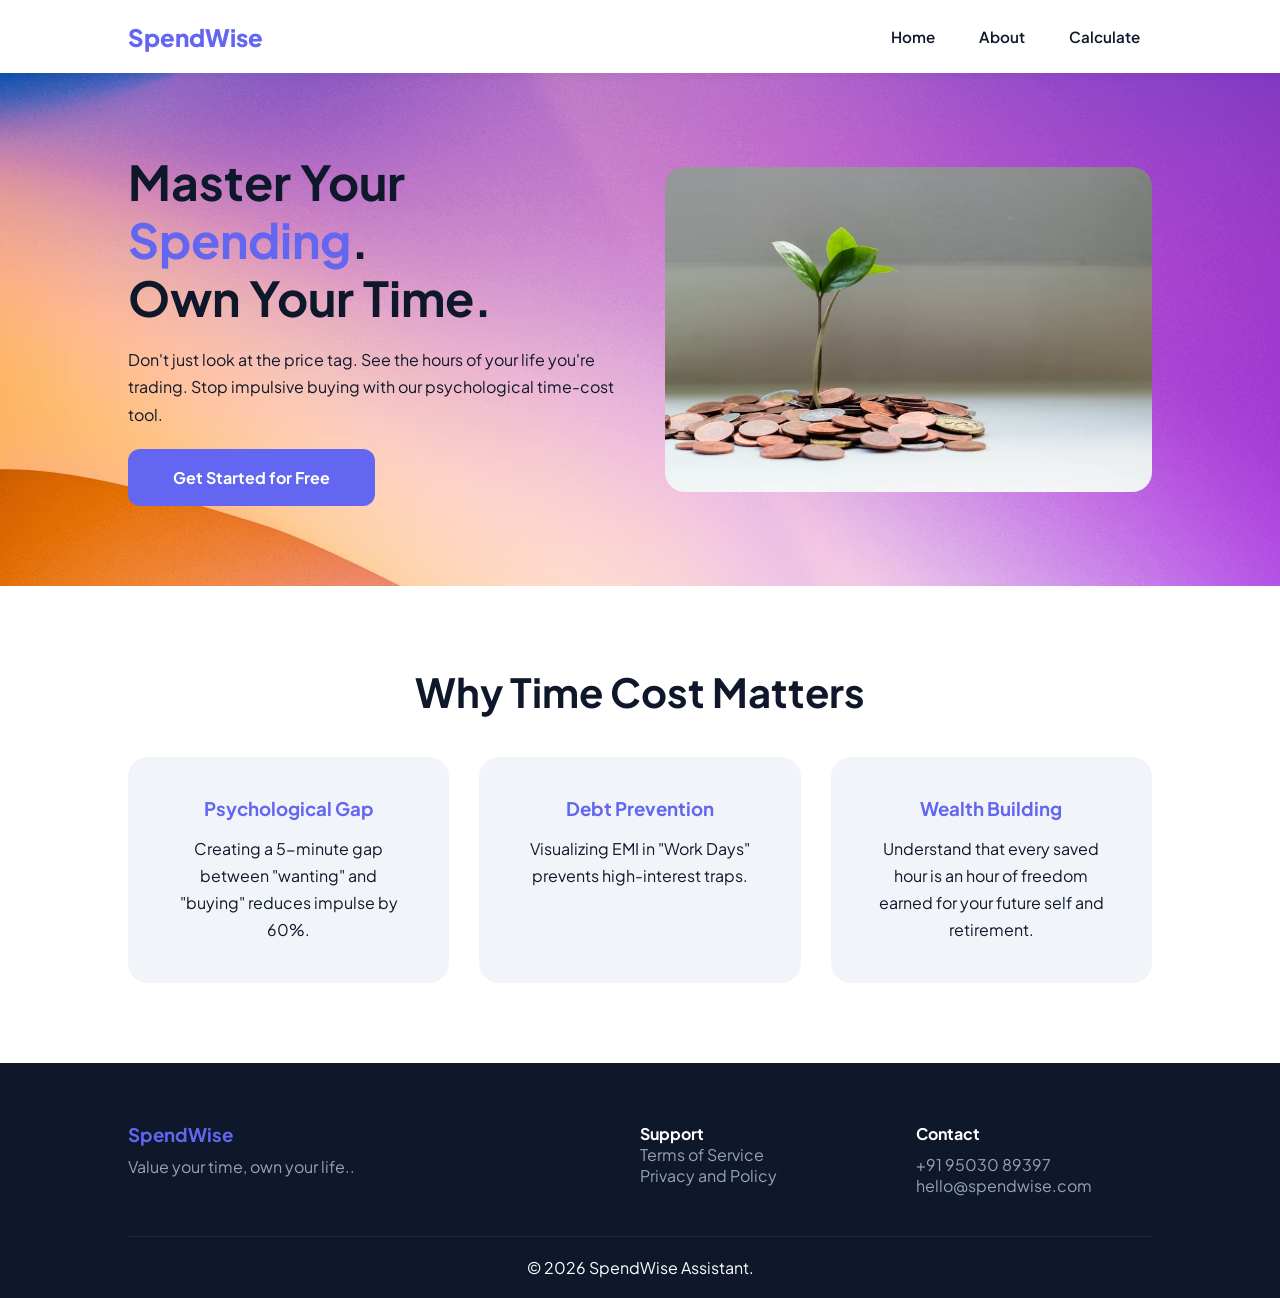
<file: index.html>
<!DOCTYPE html>
<html lang="en">
<head>
    <meta charset="UTF-8">
    <meta name="viewport" content="width=device-width, initial-scale=1.0">
    <title>SpendWise | Home</title>
    <link rel="stylesheet" href="style.css">
    <link href="https://fonts.googleapis.com/css2?family=Plus+Jakarta+Sans:wght@400;600;800&display=swap" rel="stylesheet">
</head>
<body>
    <header>
        <a href="index.html" class="logo">SpendWise</a>
        <nav>
            <a href="index.html" class="nav-link">Home</a>
            <a href="index.html#about" class="nav-link">About</a>
            <a href="calculate.html" class="nav-link">Calculate</a>
        </nav>
    </header>

    <section class="hero">
        <div class="hero-text">
            <h1>Master Your <span style="color:var(--primary)">Spending</span>.<br>Own Your Time.</h1>
            <p>Don't just look at the price tag. See the hours of your life you're trading. Stop impulsive buying with our psychological time-cost tool.</p>
            <br>
            <a href="calculate.html" class="btn" style="text-decoration:none; display:inline-block; width:auto; padding: 18px 45px;">Get Started for Free</a>
        </div>
        <div class="hero-img">
            <img src="plant_money.avif" alt="Financial Freedom Illustration">
        </div>
    </section>

    <section class="about" id="about">
        <h2>Why Time Cost Matters</h2>
        <div class="grid">
            <div class="card-about">
                <h3>Psychological Gap</h3>
                <p>Creating a 5-minute gap between "wanting" and "buying" reduces impulse by 60%.</p>
            </div>
            <div class="card-about">
                <h3>Debt Prevention</h3>
                <p>Visualizing EMI in "Work Days" prevents high-interest traps.</p>
            </div>
            <div class="card-about">
                <h3>Wealth Building</h3>
                <p>Understand that every saved hour is an hour of freedom earned for your future self and retirement.</p>
            </div>
        </div>
    </section>

    <footer>
        <div class="footer-grid">
            <div>
                <h3 style="color: var(--primary); margin-bottom: 10px;">SpendWise</h3>
                <p style="color: #94a3b8;">Value your time, own your life..</p>
            </div>
            <div>
                <h4>Support</h4>
                <a href="terms.html" style="color: #94a3b8; margin-top:10px; text-decoration: none;">Terms of Service</a><br>
                <a href="privacy_policy.html" style="color: #94a3b8; margin-top:10px; text-decoration: none;">Privacy and Policy</a>
            </div>
            <div>
                <h4>Contact</h4>
                <p style="color: #94a3b8; margin-top:10px;">+91 95030 89397<br>hello@spendwise.com</p>
            </div>
        </div>
        <p style="border-top: 1px solid #1e293b; padding-top: 20px;">&copy; 2026 SpendWise Assistant.</p>
    </footer>
</body>
</html>
</file>
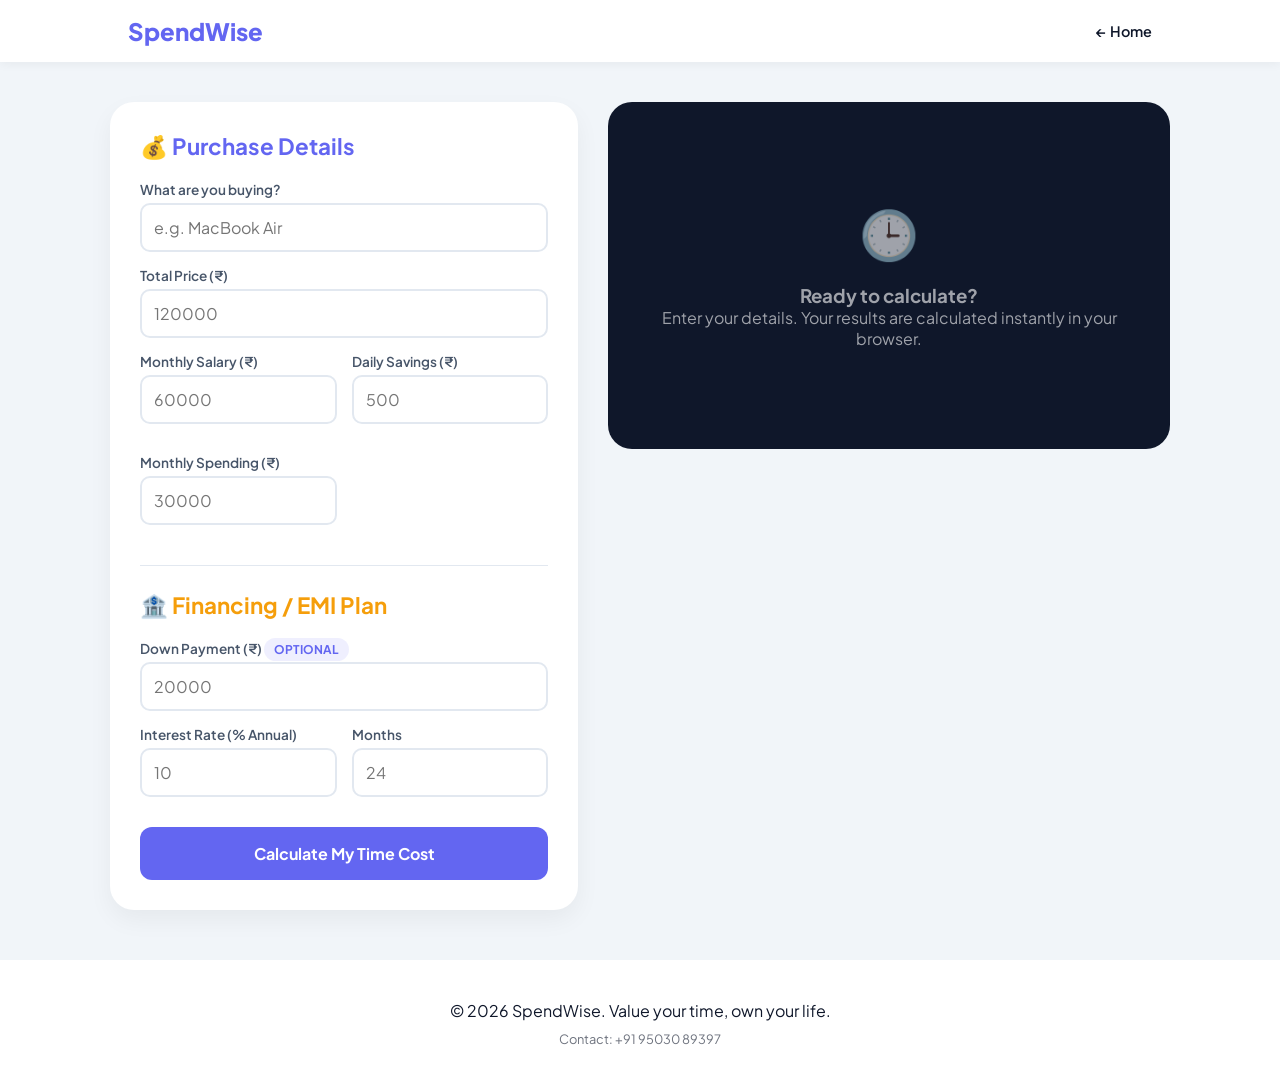
<file: calculate.html>
<!DOCTYPE html>
<html lang="en">
<head>
    <meta charset="UTF-8">
    <meta name="viewport" content="width=device-width, initial-scale=1.0">
    <title>Advanced Calculator | SpendWise</title>
    <link href="https://fonts.googleapis.com/css2?family=Plus+Jakarta+Sans:wght@400;600;800&display=swap" rel="stylesheet">
    <style>
        :root { --primary: #6366f1; --dark: #0f172a; --bg: #f1f5f9; --accent: #f59e0b; --success: #10b981; --danger:#ef4444; }
        * { margin: 0; padding: 0; box-sizing: border-box; font-family: 'Plus Jakarta Sans', sans-serif; }
        body { background: var(--bg); color: var(--dark); }
        header { background: #fff; padding: 1rem 10%; display: flex; justify-content: space-between; align-items: center; box-shadow: 0 2px 10px rgba(0,0,0,0.05); }
        .logo { font-weight: 800; font-size: 1.5rem; color: var(--primary); text-decoration: none; }
        .nav-links { display: flex; gap: 20px; align-items: center; }
        .nav-btn { text-decoration: none; color: var(--dark); font-weight: 600; font-size: 0.9rem; }
        .container { max-width: 1100px; margin: 40px auto; padding: 0 20px; display: grid; grid-template-columns: 1fr 1.2fr; gap: 30px; }
        .card { background: white; padding: 30px; border-radius: 24px; box-shadow: 0 10px 25px rgba(0,0,0,0.05); }
        h2 { margin-bottom: 20px; font-size: 1.4rem; color: var(--primary); display: flex; align-items: center; gap: 10px; }
        .input-group { margin-bottom: 15px; }
        label { display: block; margin-bottom: 5px; font-weight: 600; font-size: 0.85rem; color: #475569; }
        input { width: 100%; padding: 12px; border: 2px solid #e2e8f0; border-radius: 10px; transition: 0.3s; font-size: 1rem; }
        input:focus { border-color: var(--primary); outline: none; box-shadow: 0 0 0 4px rgba(99, 102, 241, 0.1); }
        .btn { width: 100%; padding: 16px; background: var(--primary); color: white; border: none; border-radius: 12px; font-weight: 700; cursor: pointer; margin-top: 15px; font-size: 1rem; transition: 0.2s; }
        .btn:hover { background: #4f46e5; transform: translateY(-2px); }
        .result-panel { background: var(--dark); color: white; border-radius: 24px; padding: 40px; position: sticky; top: 100px; height: fit-content; }
        .res-item { margin-bottom: 25px; border-bottom: 1px solid #1e293b; padding-bottom: 15px; }
        .res-item:last-child { border: none; }
        .highlight { color: #818cf8; font-size: 1.6rem; font-weight: 800; display: block; margin: 5px 0; }
        .sub-text { color: #94a3b8; font-size: 0.85rem; line-height: 1.4; }
        .warning { color: #fbbf24; font-weight: 600; margin-top: 8px; font-size: 0.9rem; }
        .tag { background: rgba(99, 102, 241, 0.1); color: var(--primary); padding: 4px 10px; border-radius: 20px; font-size: 0.75rem; font-weight: 700; text-transform: uppercase; }
        footer { text-align: center; padding: 40px; background: #fff; margin-top: 50px; }
        @media (max-width: 850px) { .container { grid-template-columns: 1fr; } .result-panel { position: static; } }
    </style>
</head>
<body>
<header>
    <a href="index.html" class="logo">SpendWise</a>
    <nav class="nav-links">
        <a href="index.html" class="nav-btn">&larr; Home</a>
    </nav>
</header>

<div class="container">
    <div class="card">
        <h2>💰 Purchase Details</h2>
        <form id="calculatorForm">
            <div class="input-group">
                <label>What are you buying?</label>
                <input type="text" id="item" placeholder="e.g. MacBook Air" required>
            </div>
            <div class="input-group">
                <label>Total Price (₹)</label>
                <input type="number" id="price" placeholder="120000" min="0" step="0.01" required>
            </div>
            <div style="display:grid; grid-template-columns: 1fr 1fr; gap: 15px;">
                <div class="input-group">
                    <label>Monthly Salary (₹)</label>
                    <input type="number" id="salary" placeholder="60000" min="0" step="0.01" required>
                </div>
                <div class="input-group">
                    <label>Daily Savings (₹)</label>
                    <input type="number" id="savings" placeholder="500" min="0" step="0.01" required>
                </div>
                <div class="input-group">
                    <label>Monthly Spending (₹)</label>
                    <input type="number" id="monthly_spending" placeholder="30000" min="0" step="0.01" required>
                </div>
            </div>
            <hr style="margin: 25px 0; border: 0; border-top: 1px solid #e2e8f0;">
            <h2 style="color: var(--accent);">🏦 Financing / EMI Plan</h2>
            <div class="input-group">
                <label>Down Payment (₹) <span class="tag">Optional</span></label>
                <input type="number" id="down_payment" placeholder="20000" min="0" step="0.01">
            </div>
            <div style="display:grid; grid-template-columns: 1fr 1fr; gap: 15px;">
                <div class="input-group">
                    <label>Interest Rate (% Annual)</label>
                    <input type="number" step="0.1" id="roi" placeholder="10" min="0">
                </div>
                <div class="input-group">
                    <label>Months</label>
                    <input type="number" id="months" placeholder="24" min="1">
                </div>
            </div>
            <button type="submit" class="btn">Calculate My Time Cost</button>
        </form>
    </div>

    <div class="result-panel" id="resultPanel">
        <div style="text-align:center; padding: 60px 0; opacity: 0.6;">
            <div style="font-size: 3rem; margin-bottom: 20px;">🕒</div>
            <h3>Ready to calculate?</h3>
            <p>Enter your details. Your results are calculated instantly in your browser.</p>
        </div>
    </div>
</div>

<footer>
    <p>&copy; 2026 SpendWise. Value your time, own your life.</p>
    <p style="font-size: 0.8rem; margin-top: 10px; opacity: 0.6;">Contact: +91 95030 89397</p>
</footer>
<script src="calculator.js"></script>
</body>
</html>
</file>
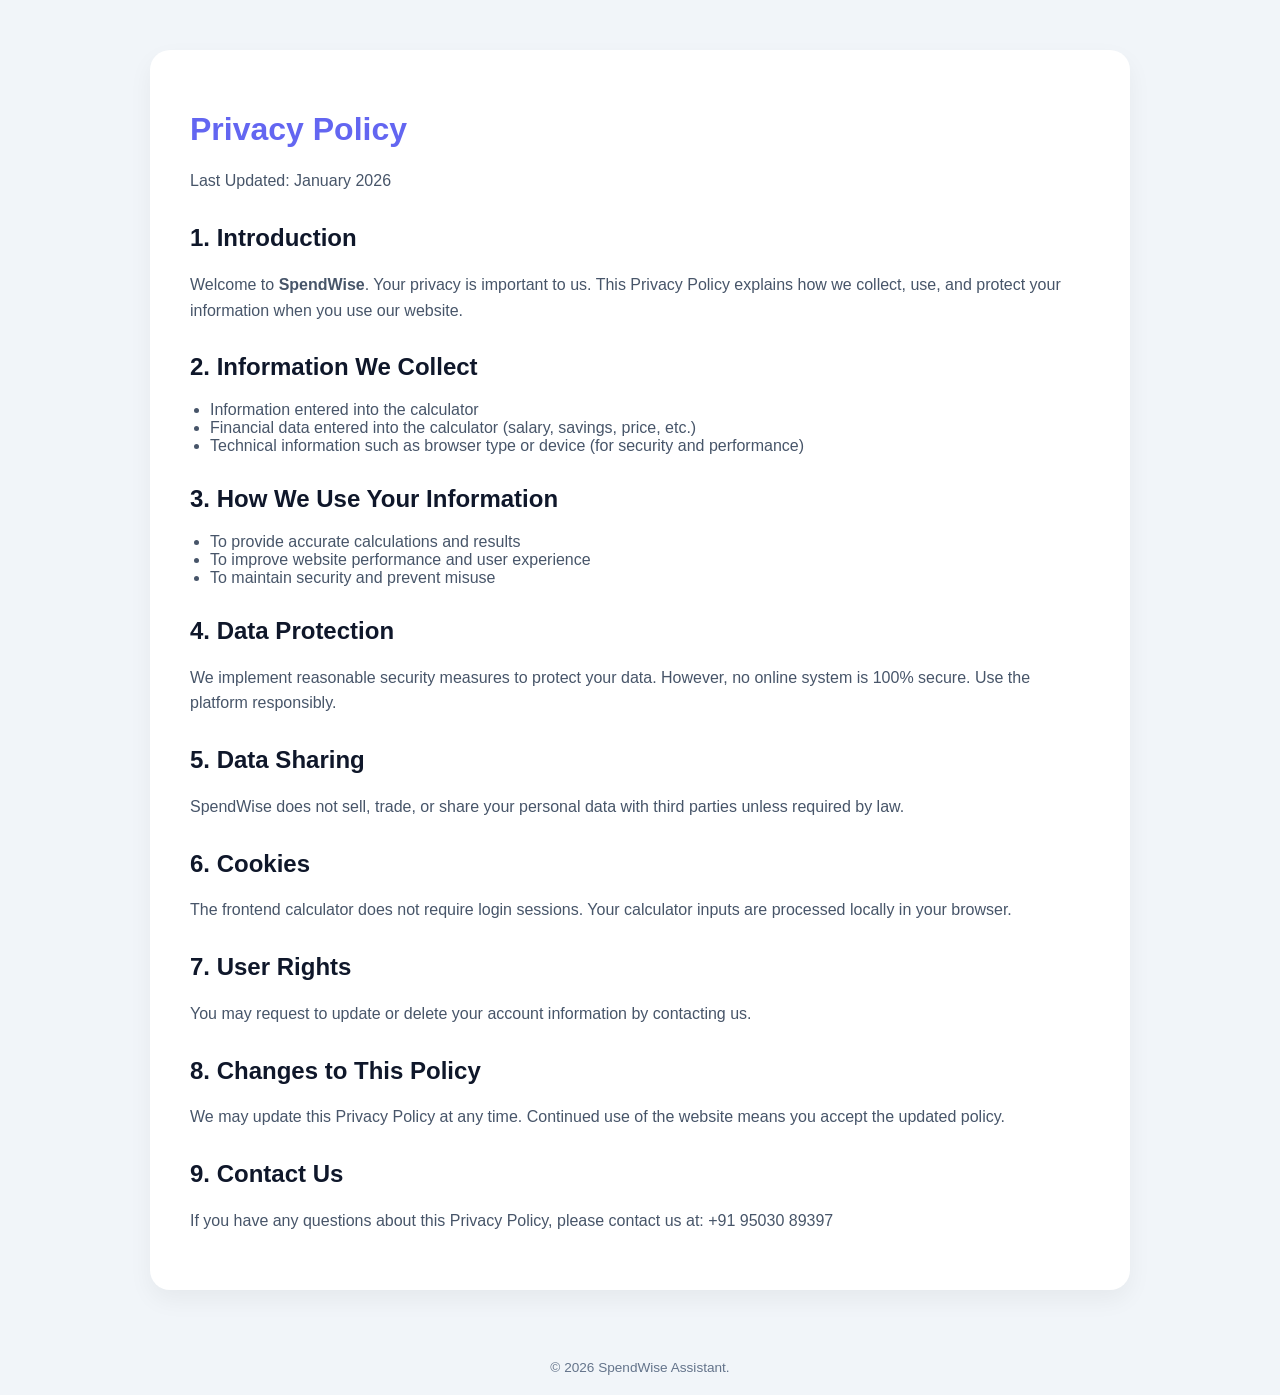
<file: privacy_policy.html>
<!DOCTYPE html>
<html lang="en">
<head>
    <meta charset="UTF-8">
    <title>Privacy Policy | SpendWise</title>
    <meta name="viewport" content="width=device-width, initial-scale=1.0">
    <style>
        body {
            font-family: 'Segoe UI', sans-serif;
            background: #f1f5f9;
            margin: 0;
            padding: 0;
            color: #0f172a;
        }
        .container {
            max-width: 900px;
            margin: 50px auto;
            background: white;
            padding: 40px;
            border-radius: 20px;
            box-shadow: 0 10px 25px rgba(0,0,0,0.05);
        }
        h1 {
            color: #6366f1;
            margin-bottom: 20px;
        }
        h2 {
            margin-top: 30px;
            color: #0f172a;
        }
        p {
            line-height: 1.6;
            color: #475569;
        }
        ul {
            padding-left: 20px;
            color: #475569;
        }
        footer {
            text-align: center;
            margin-top: 40px;
            padding: 20px;
            font-size: 0.85rem;
            color: #64748b;
        }
    </style>
</head>
<body>

<div class="container">
    <h1>Privacy Policy</h1>
    <p>Last Updated: January 2026</p>

    <h2>1. Introduction</h2>
    <p>
        Welcome to <strong>SpendWise</strong>. Your privacy is important to us.
        This Privacy Policy explains how we collect, use, and protect your information
        when you use our website.
    </p>

    <h2>2. Information We Collect</h2>
    <ul>
        <li>Information entered into the calculator</li>
        <li>Financial data entered into the calculator (salary, savings, price, etc.)</li>
        <li>Technical information such as browser type or device (for security and performance)</li>
    </ul>

    <h2>3. How We Use Your Information</h2>
    <ul>
        <li>To provide accurate calculations and results</li>
        <li>To improve website performance and user experience</li>
        <li>To maintain security and prevent misuse</li>
    </ul>

    <h2>4. Data Protection</h2>
    <p>
        We implement reasonable security measures to protect your data.
        However, no online system is 100% secure. Use the platform responsibly.
    </p>

    <h2>5. Data Sharing</h2>
    <p>
        SpendWise does not sell, trade, or share your personal data
        with third parties unless required by law.
    </p>

    <h2>6. Cookies</h2>
    <p>
        The frontend calculator does not require login sessions. Your calculator inputs are processed locally in your browser.
    </p>

    <h2>7. User Rights</h2>
    <p>
        You may request to update or delete your account information
        by contacting us.
    </p>

    <h2>8. Changes to This Policy</h2>
    <p>
        We may update this Privacy Policy at any time.
        Continued use of the website means you accept the updated policy.
    </p>

    <h2>9. Contact Us</h2>
    <p>
        If you have any questions about this Privacy Policy,
        please contact us at: +91 95030 89397
    </p>
</div>

<footer>
    &copy; 2026 SpendWise Assistant.
</footer>

</body>
</html>
</file>
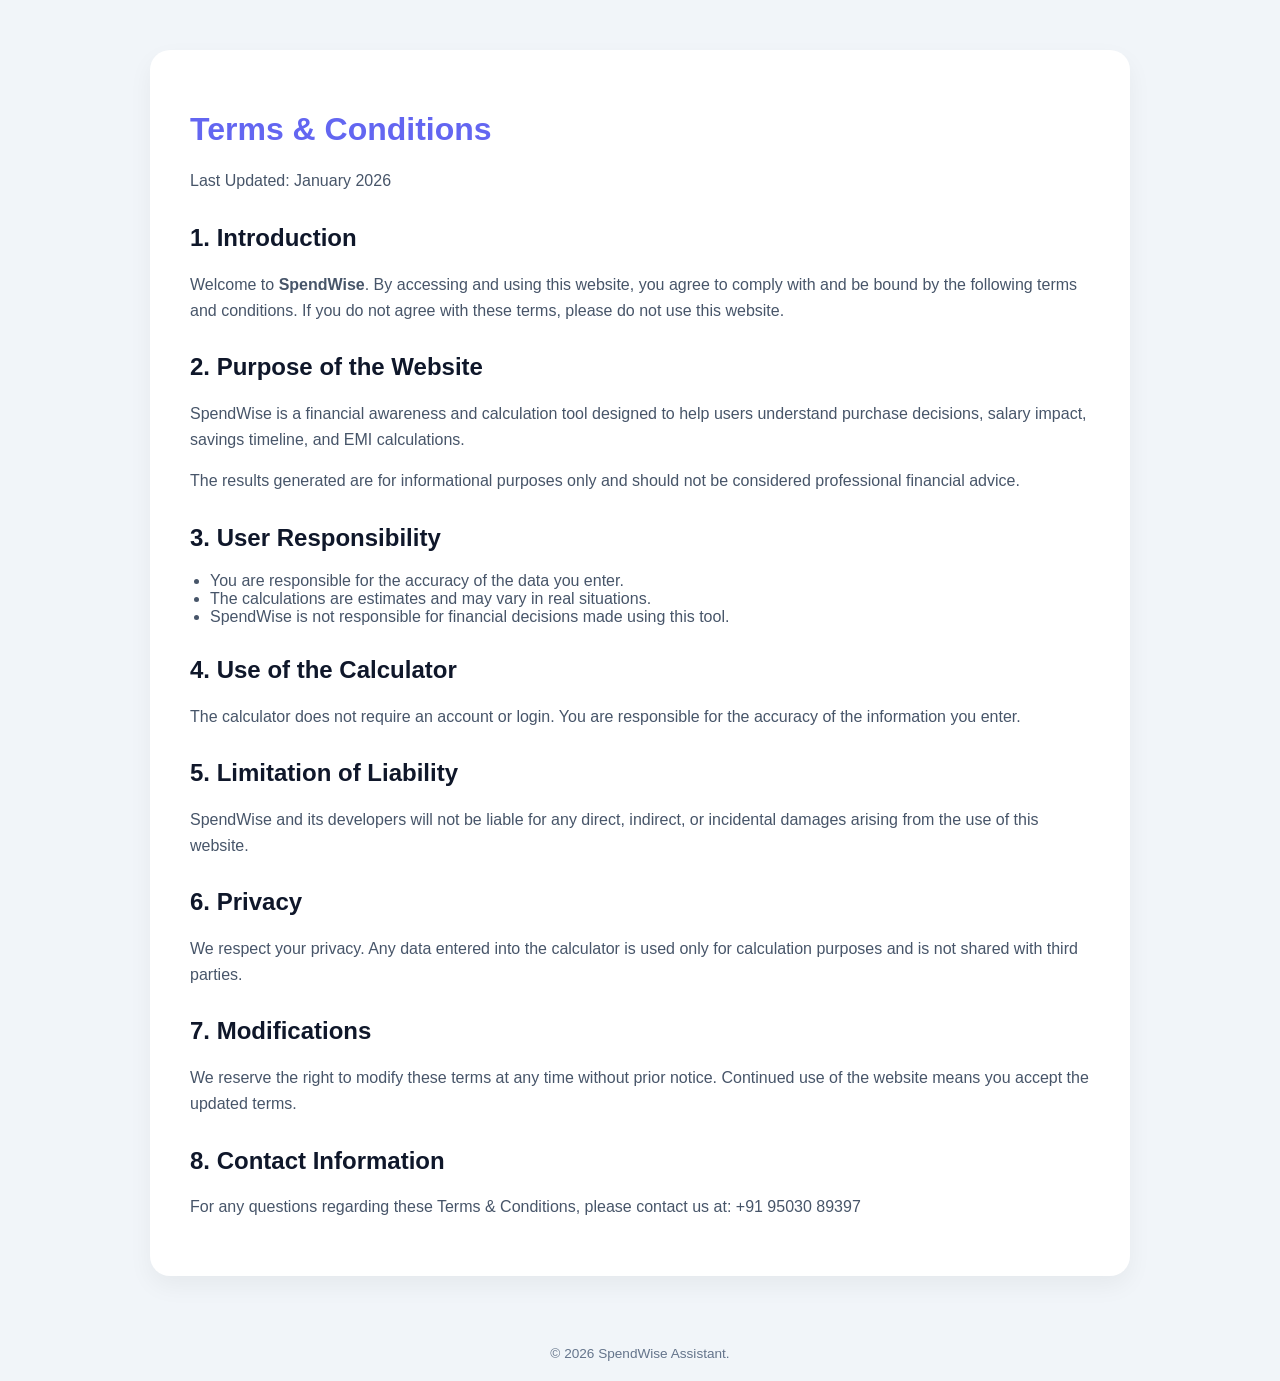
<file: terms.html>
<!DOCTYPE html>
<html lang="en">
<head>
    <meta charset="UTF-8">
    <title>Terms & Conditions | SpendWise</title>
    <meta name="viewport" content="width=device-width, initial-scale=1.0">
    <style>
        body {
            font-family: 'Segoe UI', sans-serif;
            background: #f1f5f9;
            margin: 0;
            padding: 0;
            color: #0f172a;
        }
        .container {
            max-width: 900px;
            margin: 50px auto;
            background: white;
            padding: 40px;
            border-radius: 20px;
            box-shadow: 0 10px 25px rgba(0,0,0,0.05);
        }
        h1 {
            color: #6366f1;
            margin-bottom: 20px;
        }
        h2 {
            margin-top: 30px;
            color: #0f172a;
        }
        p {
            line-height: 1.6;
            color: #475569;
        }
        ul {
            padding-left: 20px;
            color: #475569;
        }
        footer {
            text-align: center;
            margin-top: 40px;
            padding: 20px;
            font-size: 0.85rem;
            color: #64748b;
        }
    </style>
</head>
<body>

<div class="container">
    <h1>Terms & Conditions</h1>
    <p>Last Updated: January 2026</p>

    <h2>1. Introduction</h2>
    <p>
        Welcome to <strong>SpendWise</strong>. By accessing and using this website,
        you agree to comply with and be bound by the following terms and conditions.
        If you do not agree with these terms, please do not use this website.
    </p>

    <h2>2. Purpose of the Website</h2>
    <p>
        SpendWise is a financial awareness and calculation tool designed to help
        users understand purchase decisions, salary impact, savings timeline,
        and EMI calculations.
    </p>
    <p>
        The results generated are for informational purposes only and should
        not be considered professional financial advice.
    </p>

    <h2>3. User Responsibility</h2>
    <ul>
        <li>You are responsible for the accuracy of the data you enter.</li>
        <li>The calculations are estimates and may vary in real situations.</li>
        <li>SpendWise is not responsible for financial decisions made using this tool.</li>
    </ul>

    <h2>4. Use of the Calculator</h2>
    <p>
        The calculator does not require an account or login. You are responsible for the accuracy of the information you enter.
    </p>

    <h2>5. Limitation of Liability</h2>
    <p>
        SpendWise and its developers will not be liable for any direct,
        indirect, or incidental damages arising from the use of this website.
    </p>

    <h2>6. Privacy</h2>
    <p>
        We respect your privacy. Any data entered into the calculator
        is used only for calculation purposes and is not shared with third parties.
    </p>

    <h2>7. Modifications</h2>
    <p>
        We reserve the right to modify these terms at any time without prior notice.
        Continued use of the website means you accept the updated terms.
    </p>

    <h2>8. Contact Information</h2>
    <p>
        For any questions regarding these Terms & Conditions,
        please contact us at: +91 95030 89397
    </p>
</div>

<footer>
    &copy; 2026 SpendWise Assistant.
</footer>

</body>
</html>
</file>
<file: style.css>
/* Shared Global Styles */
:root {
    --primary: #6366f1;
    --primary-hover: #4f46e5;
    --dark: #0f172a;
    --slate: #64748b;
    --light: #f1f5f9;
    --white: #ffffff;
    --accent: #f59e0b;
    --success: #10b981;
    --danger: #ef4444;
}

* {
    margin: 0;
    padding: 0;
    box-sizing: border-box;
    font-family: 'Plus Jakarta Sans', sans-serif;
    
}

body {
    background-color: var(--light);
    color: var(--dark);
    display: flex;
    flex-direction: column;
    min-height: 100vh;
     background:  
                url('body_background.avif');
}

/* Header */
header {
    background: var(--white);
    padding: 1.2rem 10%;
    display: flex;
    justify-content: space-between;
    align-items: center;
    box-shadow: 0 2px 10px rgba(0,0,0,0.05);
    position: sticky;
    top: 0;
    z-index: 1000;
    
}

.logo {
    font-weight: 800;
    font-size: 1.5rem;
    color: var(--primary);
    text-decoration: none;
}

nav a {
    text-decoration: none;
    color: var(--dark);
    margin-left: 20px;
    font-weight: 600;
}

.cta-btn {
    background: var(--primary);
    color: white !important;
    padding: 10px 20px;
    border-radius: 8px;
}

/* Sections */
.hero {
    padding: 80px 10%;
    display: flex;
    align-items: center;
    gap: 50px;
}

.hero-text { flex: 1; }
.hero-text h1 { font-size: 3rem; margin-bottom: 20px; line-height: 1.2; }
.hero-img { flex: 1; }
.hero-img img { width: 100%; border-radius: 20px; }

/* About Section */
.about {
    padding: 80px 10%;
    background: var(--white);
    text-align: center;
}

.about h2 { font-size: 2.5rem; margin-bottom: 40px; }

.grid {
    display: grid;
    grid-template-columns: repeat(3, 1fr);
    gap: 30px;
}

.card-about {
    padding: 40px;
    background: var(--light);
    border-radius: 20px;
    transition: 0.3s;
}

.card-about:hover { transform: translateY(-10px); }
.card-about h3 { color: var(--primary); margin-bottom: 15px; }

/* Calculator Layout */
.container {
    max-width: 1100px;
    margin: 40px auto;
    padding: 0 20px;
    display: grid;
    grid-template-columns: 1fr 1.2fr;
    gap: 30px;
    flex: 1;
}

.card {
    background: var(--white);
    padding: 30px;
    border-radius: 24px;
    box-shadow: 0 10px 25px rgba(0,0,0,0.05);
}

.input-group { margin-bottom: 15px; }
label { display: block; margin-bottom: 5px; font-weight: 600; font-size: 0.85rem; color: var(--slate); }
input { width: 100%; padding: 12px; border: 2px solid #e2e8f0; border-radius: 10px; font-size: 1rem; }

.btn {
    width: 100%; padding: 16px; background: var(--primary); color: white;
    border: none; border-radius: 12px; font-weight: 700; cursor: pointer; display: block; text-align: center; text-decoration: none;
}

/* Result Panel */
.result-panel {
    background: var(--dark);
    color: white;
    border-radius: 24px;
    padding: 35px;
}

.res-item { margin-bottom: 20px; padding-bottom: 15px; border-bottom: 1px solid #1e293b; }
.highlight { color: #818cf8; font-size: 1.5rem; font-weight: 800; display: block; }

/* Tables */
table { width: 100%; border-collapse: collapse; margin-top: 15px; background: #1e293b; border-radius: 10px; overflow: hidden; }
th, td { padding: 12px; text-align: left; font-size: 0.85rem; }
th { background: #334155; color: #94a3b8; }

/* Footer */
footer {
    background: var(--dark);
    color: white;
    padding: 60px 10% 20px;
    text-align: center;
    margin-top: auto;
}

.footer-grid {
    display: grid;
    grid-template-columns: 2fr 1fr 1fr;
    gap: 40px;
    text-align: left;
    margin-bottom: 40px;
}


@media (max-width: 850px) { .container, .hero, .grid, .footer-grid { grid-template-columns: 1fr; text-align: center; } }


/* Minimalist Navigation */
header nav {
    display: flex;
    align-items: center;
}

.nav-link {
    text-decoration: none;
    color: var(--dark);
    font-weight: 600;
    font-size: 0.95rem;
    transition: color 0.3s ease;
    padding: 8px 16px;
}

.nav-link:hover {
    color: var(--primary);
}

/* Ensure the logo and nav are spaced correctly */
header {
    justify-content: space-between;
    

}


```css
/* =========================================================
   SPENDWISE RESPONSIVE DESIGN
   Uses your EXISTING class names
   Add this at the VERY BOTTOM of style.css
   ========================================================= */


/* ---------- GLOBAL ---------- */

html {
    width: 100%;
    overflow-x: hidden;
    scroll-behavior: smooth;
}

body {
    width: 100%;
    min-width: 320px;
    overflow-x: hidden;
}

img {
    max-width: 100%;
    height: auto;
}

button,
input,
textarea,
select {
    max-width: 100%;
}


/* =========================================================
   HEADER / NAVIGATION
   ========================================================= */

header {
    width: 100%;
    padding: 1.2rem 10%;
    gap: 20px;
}

.logo {
    flex-shrink: 0;
}

header nav {
    display: flex;
    align-items: center;
    justify-content: flex-end;
    flex-wrap: wrap;
}

.nav-link {
    padding: 8px 12px;
    white-space: nowrap;
}


/* =========================================================
   HERO
   ========================================================= */

.hero {
    width: 100%;
    padding: 80px 10%;
    display: flex;
    align-items: center;
    gap: 50px;
}

.hero-text {
    flex: 1;
    min-width: 0;
}

.hero-text h1 {
    font-size: clamp(2rem, 5vw, 3rem);
    line-height: 1.2;
}

.hero-text p {
    line-height: 1.7;
}

.hero-img {
    flex: 1;
    min-width: 0;
}

.hero-img img {
    width: 100%;
    height: auto;
    display: block;
}


/* =========================================================
   ABOUT
   ========================================================= */

.about {
    width: 100%;
    padding: 80px 10%;
}

.about h2 {
    font-size: clamp(2rem, 5vw, 2.5rem);
}

.grid {
    display: grid;
    grid-template-columns: repeat(3, minmax(0, 1fr));
    gap: 30px;
}

.card-about {
    min-width: 0;
    padding: 40px;
}

.card-about p {
    line-height: 1.7;
}


/* =========================================================
   CALCULATOR CONTAINER
   ========================================================= */

.container {
    width: calc(100% - 40px);
    max-width: 1100px;
    margin: 40px auto;
    padding: 0;
    display: grid;
    grid-template-columns: minmax(0, 1fr) minmax(0, 1.2fr);
    gap: 30px;
    flex: 1;
}


/* Prevent cards from becoming wider than screen */

.card,
.result-panel {
    width: 100%;
    min-width: 0;
}


/* =========================================================
   INPUTS
   ========================================================= */

.input-group {
    width: 100%;
}

input {
    width: 100%;
    min-width: 0;
}

.btn {
    min-height: 50px;
}


/* =========================================================
   RESULT PANEL
   ========================================================= */

.result-panel {
    overflow: hidden;
}

.res-item {
    min-width: 0;
    overflow-wrap: anywhere;
}

.highlight {
    overflow-wrap: anywhere;
}


/* =========================================================
   TABLE RESPONSIVENESS
   ========================================================= */

/* Allow table to scroll horizontally instead of breaking page */

.card table,
.result-panel table {
    display: block;
    width: 100%;
    overflow-x: auto;
    white-space: nowrap;
}

th,
td {
    white-space: nowrap;
}


/* =========================================================
   FOOTER
   ========================================================= */

footer {
    width: 100%;
    padding: 60px 10% 20px;
}

.footer-grid {
    display: grid;
    grid-template-columns: 2fr 1fr 1fr;
    gap: 40px;
}


/* =========================================================
   TABLET
   851px - 1100px
   ========================================================= */

@media (max-width: 1100px) {

    header {
        padding-left: 5%;
        padding-right: 5%;
    }

    .hero {
        padding-left: 5%;
        padding-right: 5%;
        gap: 30px;
    }

    .about {
        padding-left: 5%;
        padding-right: 5%;
    }

    footer {
        padding-left: 5%;
        padding-right: 5%;
    }

    .container {
        width: calc(100% - 30px);
    }
}


/* =========================================================
   TABLET / SMALL LAPTOP
   ========================================================= */

@media (max-width: 850px) {

    /* Header */

    header {
        padding: 15px 25px;
    }

    header nav {
        gap: 2px;
    }

    .nav-link {
        font-size: 0.9rem;
        padding: 7px 9px;
    }


    /* Hero */

    .hero {
        padding: 60px 25px;
        flex-direction: column;
        text-align: center;
    }

    .hero-text {
        width: 100%;
    }

    .hero-img {
        width: 100%;
        max-width: 650px;
    }


    /* About */

    .about {
        padding: 60px 25px;
    }

    .grid {
        grid-template-columns: repeat(2, minmax(0, 1fr));
        gap: 20px;
    }

    .card-about {
        padding: 30px 20px;
    }


    /* Calculator */

    .container {
        width: calc(100% - 40px);
        grid-template-columns: 1fr;
        gap: 25px;
    }

    .card,
    .result-panel {
        width: 100%;
    }


    /* Footer */

    .footer-grid {
        grid-template-columns: repeat(2, minmax(0, 1fr));
        text-align: left;
        gap: 25px;
    }

    .footer-grid > :first-child {
        grid-column: 1 / -1;
    }
}


/* =========================================================
   MOBILE
   ========================================================= */

@media (max-width: 600px) {

    /* ---------- Header ---------- */

    header {
        padding: 12px 16px;
        flex-direction: column;
        align-items: center;
        gap: 10px;
    }

    .logo {
        font-size: 1.35rem;
    }

    header nav {
        width: 100%;
        justify-content: center;
        flex-wrap: wrap;
    }

    .nav-link {
        font-size: 0.82rem;
        padding: 7px 8px;
    }

    .cta-btn {
        padding: 8px 13px;
    }


    /* ---------- Hero ---------- */

    .hero {
        padding: 45px 18px;
        gap: 30px;
    }

    .hero-text h1 {
        font-size: 2rem;
        margin-bottom: 15px;
    }

    .hero-text p {
        font-size: 0.95rem;
    }

    .hero-img img {
        border-radius: 15px;
    }


    /* ---------- About ---------- */

    .about {
        padding: 50px 18px;
    }

    .about h2 {
        font-size: 2rem;
        margin-bottom: 30px;
    }

    .grid {
        grid-template-columns: 1fr;
        gap: 16px;
    }

    .card-about {
        padding: 25px 20px;
        border-radius: 16px;
    }

    .card-about:hover {
        transform: none;
    }


    /* ---------- Calculator ---------- */

    .container {
        width: calc(100% - 24px);
        margin: 25px auto;
        grid-template-columns: 1fr;
        gap: 18px;
    }

    .card {
        padding: 20px 16px;
        border-radius: 18px;
    }

    .result-panel {
        padding: 22px 17px;
        border-radius: 18px;
    }

    .input-group {
        margin-bottom: 13px;
    }

    label {
        font-size: 0.82rem;
    }

    input {
        padding: 12px;
        font-size: 16px;
        border-radius: 9px;
    }

    .btn {
        padding: 14px;
        min-height: 48px;
    }

    .highlight {
        font-size: 1.3rem;
    }


    /* ---------- Tables ---------- */

    .card table,
    .result-panel table {
        font-size: 0.78rem;
    }

    th,
    td {
        padding: 9px;
        font-size: 0.78rem;
    }


    /* ---------- Footer ---------- */

    footer {
        padding: 40px 18px 18px;
    }

    .footer-grid {
        grid-template-columns: 1fr;
        text-align: center;
        gap: 25px;
    }

    .footer-grid > :first-child {
        grid-column: auto;
    }
}


/* =========================================================
   SMALL MOBILE
   ========================================================= */

@media (max-width: 400px) {

    header {
        padding: 10px 12px;
    }

    .logo {
        font-size: 1.2rem;
    }

    header nav {
        gap: 0;
    }

    .nav-link {
        font-size: 0.76rem;
        padding: 6px 5px;
    }

    .hero {
        padding: 35px 14px;
    }

    .hero-text h1 {
        font-size: 1.7rem;
    }

    .hero-text p {
        font-size: 0.9rem;
    }

    .about {
        padding: 40px 14px;
    }

    .about h2 {
        font-size: 1.7rem;
    }

    .container {
        width: calc(100% - 16px);
    }

    .card {
        padding: 17px 13px;
    }

    .result-panel {
        padding: 18px 13px;
    }

    .highlight {
        font-size: 1.15rem;
    }
}


/* =========================================================
   VERY SMALL PHONES
   ========================================================= */

@media (max-width: 340px) {

    .nav-link {
        font-size: 0.7rem;
        padding: 5px 3px;
    }

    .hero-text h1 {
        font-size: 1.5rem;
    }

    .card,
    .result-panel {
        border-radius: 14px;
    }
}


/* =========================================================
   LANDSCAPE MOBILE
   ========================================================= */

@media (max-width: 767px) and (orientation: landscape) {

    .hero {
        flex-direction: row;
        align-items: center;
        text-align: left;
        padding: 35px 20px;
    }

    .hero-text,
    .hero-img {
        width: 50%;
    }

    .grid {
        grid-template-columns: repeat(2, minmax(0, 1fr));
    }
}
```
</file>
